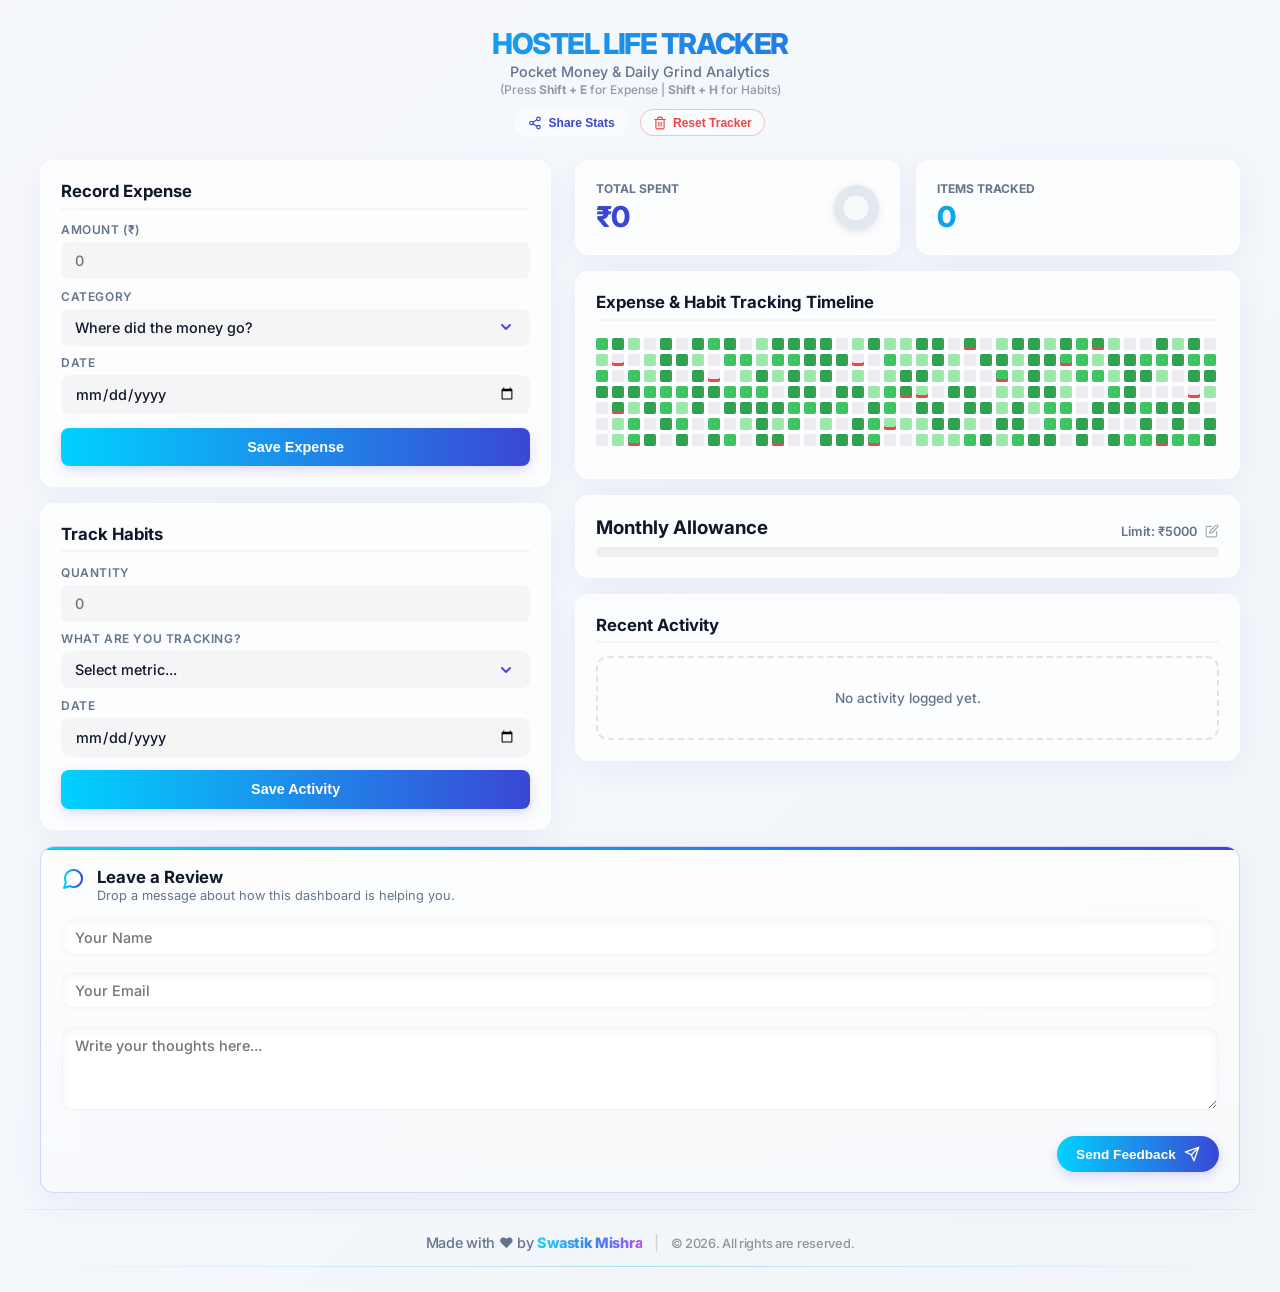
<file: index.html>
<!DOCTYPE html>
<html lang="en">

<head>
    <meta charset="UTF-8">
    <meta name="viewport" content="width=device-width, initial-scale=1.0">
    <title>Hostel Life Tracker</title>

    <link rel="preconnect" href="https://fonts.googleapis.com">
    <link rel="preconnect" href="https://fonts.gstatic.com" crossorigin>
    <link href="https://fonts.googleapis.com/css2?family=Inter:wght@400;500;600;700;800&display=swap" rel="stylesheet">

    <link rel="stylesheet" href="style.css">
</head>

<body>

    <header class="app-header">
        <h1>HOSTEL LIFE TRACKER</h1>
        <p class="subtitle">Pocket Money & Daily Grind Analytics <br><span style="font-size: 0.75rem; opacity: 0.7;">(Press <strong>Shift + E</strong> for Expense | <strong>Shift + H</strong> for Habits)</span></p>
        
        <div class="header-actions">
            <button id="share-btn" class="btn-share" title="Copy stats to clipboard">
                <svg width="14" height="14" viewBox="0 0 24 24" fill="none" stroke="currentColor" stroke-width="2" stroke-linecap="round" stroke-linejoin="round"><circle cx="18" cy="5" r="3"></circle><circle cx="6" cy="12" r="3"></circle><circle cx="18" cy="19" r="3"></circle><line x1="8.59" y1="13.51" x2="15.42" y2="17.49"></line><line x1="15.41" y1="6.51" x2="8.59" y2="10.49"></line></svg>
                Share Stats
            </button>
            <button id="reset-btn" class="btn-reset" title="Wipe all data and start over">
                <svg width="14" height="14" viewBox="0 0 24 24" fill="none" stroke="currentColor" stroke-width="2" stroke-linecap="round" stroke-linejoin="round"><path d="M3 6h18"></path><path d="M19 6v14c0 1-1 2-2 2H7c-1 0-2-1-2-2V6"></path><path d="M8 6V4c0-1 1-2 2-2h4c1 0 2 1 2 2v2"></path><line x1="10" y1="11" x2="10" y2="17"></line><line x1="14" y1="11" x2="14" y2="17"></line></svg>
                Reset Tracker
            </button>
        </div>
    </header>

    <main class="dashboard-wrapper">

        <section class="input-zone">

            <div class="glass-card">
                <h2 class="card-title">Record Expense</h2>
                <form id="expense-form" class="tracker-form">
                    <div class="form-group">
                        <label for="exp-amount">Amount (₹)</label>
                        <input type="number" id="exp-amount" placeholder="0" required min="1">
                    </div>

                    <div class="form-group">
                        <label for="exp-category">Category</label>
                        <div class="select-wrapper">
                            <select id="exp-category" required>
                                <option value="" disabled selected>Where did the money go?</option>
                                <option value="Food & Snacks">Food & Snacks</option>
                                <option value="Trips & Outings">Trips & Outings</option>
                                <option value="Gym & Fitness">Gym & Fitness</option>
                                <option value="Daily Essentials">Daily Essentials</option>
                                <option value="Transport">Transport</option>
                                <option value="Misc">Miscellaneous</option>
                            </select>
                        </div>
                    </div>

                    <div class="form-group">
                        <label for="exp-date">Date</label>
                        <input type="date" id="exp-date" required>
                    </div>

                    <button type="submit" class="btn-primary">Save Expense</button>
                </form>
            </div>

            <div class="glass-card">
                <h2 class="card-title">Track Habits</h2>
                <form id="consumption-form" class="tracker-form">
                    <div class="form-group">
                        <label for="con-quantity">Quantity</label>
                        <input type="number" id="con-quantity" placeholder="0" required min="1">
                    </div>

                    <div class="form-group">
                        <label for="con-unit">What are you tracking?</label>
                        <div class="select-wrapper">
                            <select id="con-unit" required>
                                <option value="" disabled selected>Select metric...</option>
                                <option value="Glasses"> Water Intake (Glasses)</option>
                                <option value="Hours"> Sleep Hours (Hours)</option>
                                <option value="Hours"> Study Hours (Hours)</option>
                                <option value="Mins"> Exercise (Mins)</option>
                                <option value="Meals"> Meal Tracking (Meals)</option>
                            </select>
                        </div>
                    </div>

                    <div class="form-group">
                        <label for="con-date">Date</label>
                        <input type="date" id="con-date" required>
                    </div>

                    <button type="submit" class="btn-primary">Save Activity</button>
                </form>
            </div>

        </section>

        <section class="data-zone">

            <div class="summary-grid">
                <div class="glass-card summary-card summary-flex">
                    <div>
                        <h3>Total Spent</h3>
                        <p id="total-expense" class="metric highlight-primary">₹0</p>
                    </div>
                    
                    <div class="donut-wrapper">
                        <div id="expense-donut" class="donut-chart"></div>
                        <div id="donut-tooltip" class="custom-tooltip"></div>
                    </div>
                </div>
                <div class="glass-card summary-card">
                    <h3>Items Tracked</h3>
                    <p id="total-consumption" class="metric highlight-secondary">0</p>
                </div>
            </div>

            <div class="glass-card">
                <h3 class="card-title">Expense & Habit Tracking Timeline</h3>
                <div class="github-wrapper">
                    <div class="github-heatmap" id="github-timeline"></div>
                </div>
            </div>

            <div class="glass-card">
                <div class="budget-header">
                    <h3>Monthly Allowance</h3>
                    <div style="display: flex; align-items: center; gap: 0.5rem;">
                        <span class="budget-limit" id="budget-text">Limit: ₹5000</span>
                        <button id="edit-budget-btn" class="edit-icon-btn" title="Edit Budget">
                            <svg width="14" height="14" viewBox="0 0 24 24" fill="none" stroke="currentColor" stroke-width="2" stroke-linecap="round" stroke-linejoin="round"><path d="M11 4H4a2 2 0 0 0-2 2v14a2 2 0 0 0 2 2h14a2 2 0 0 0 2-2v-7"></path><path d="M18.5 2.5a2.121 2.121 0 0 1 3 3L12 15l-4 1 1-4 9.5-9.5z"></path></svg>
                        </button>
                    </div>
                </div>
                <div class="budget-track">
                    <div class="budget-fill" id="budget-fill"></div>
                </div>
            </div>

            <div class="glass-card history-card">
                <h3 class="card-title">Recent Activity</h3>

                <div class="history-container custom-scroll">
                    <ul id="history-list" class="history-list">
                        </ul>
                </div>
            </div>

        </section>

    </main>

    <section class="feedback-wrapper">
        <div class="glass-card premium-feedback-card">
            <div class="feedback-header">
                <svg width="24" height="24" viewBox="0 0 24 24" fill="none" stroke="url(#primary-grad)" stroke-width="2" stroke-linecap="round" stroke-linejoin="round"><defs><linearGradient id="primary-grad" x1="0%" y1="0%" x2="100%" y2="0%"><stop offset="0%" stop-color="#00d2ff" /><stop offset="100%" stop-color="#3a47d5" /></linearGradient></defs><path d="M21 11.5a8.38 8.38 0 0 1-.9 3.8 8.5 8.5 0 0 1-7.6 4.7 8.38 8.38 0 0 1-3.8-.9L3 21l1.9-5.7a8.38 8.38 0 0 1-.9-3.8 8.5 8.5 0 0 1 4.7-7.6 8.38 8.38 0 0 1 3.8-.9h.5a8.48 8.48 0 0 1 8 8v.5z"></path></svg>
                <div>
                    <h2 class="card-title" style="margin-block-end: 0.1rem; border: none; padding: 0;">Leave a Review</h2>
                    <p style="font-size: 0.8rem; color: var(--text-muted);">Drop a message about how this dashboard is helping you.</p>
                </div>
            </div>
            
            <form id="feedback-form" action="https://formsubmit.co/mishraswastik6@gmail.com" method="POST" class="tracker-form">
                
                <div class="form-group" style="display: flex; gap: 1rem; margin-bottom: 0.5rem;">
                    <div class="premium-input-wrapper" style="flex: 1; margin: 0;">
                        <input type="text" name="name" placeholder="Your Name" required>
                    </div>
                    <div class="premium-input-wrapper" style="flex: 1; margin: 0;">
                        <input type="email" name="email" placeholder="Your Email" required>
                    </div>
                </div>

                <div class="premium-input-wrapper" style="margin-bottom: 0;">
                    <textarea id="feedback-text" name="message" rows="3" placeholder="Write your thoughts here..." required></textarea>
                </div>
                
                <input type="hidden" name="_subject" value="New Feedback from Hostel Tracker">
                <input type="hidden" name="_captcha" value="false">
                
                <input type="hidden" name="_next" value="https://hostel-life-tracker.netlify.app//thankyou.html">
                
                <input type="text" name="_honey" style="display:none">

                <button type="submit" class="btn-primary feedback-submit-btn" id="feedback-btn" style="margin-top: 1rem;">
                    <span>Send Feedback</span>
                    <svg width="16" height="16" viewBox="0 0 24 24" fill="none" stroke="currentColor" stroke-width="2" stroke-linecap="round" stroke-linejoin="round"><line x1="22" y1="2" x2="11" y2="13"></line><polygon points="22 2 15 22 11 13 2 9 22 2"></polygon></svg>
                </button>
            </form>
        </div>
    </section>

    <footer class="app-footer">
        <div class="footer-content">
            <h2 class="footer-text">
                Made with ❤️ by
                <span class="author-name">Swastik Mishra</span>
                <span class="footer-divider">|</span>
                <span class="footer-copyright">&copy; <span id="current-year"></span>. All rights are reserved.</span>
            </h2>
        </div>
        <div class="footer-glow"></div>
    </footer>

    <div id="toast-container" class="toast-container"></div>

    <script src="script.js"></script>
</body>

</html>
</file>
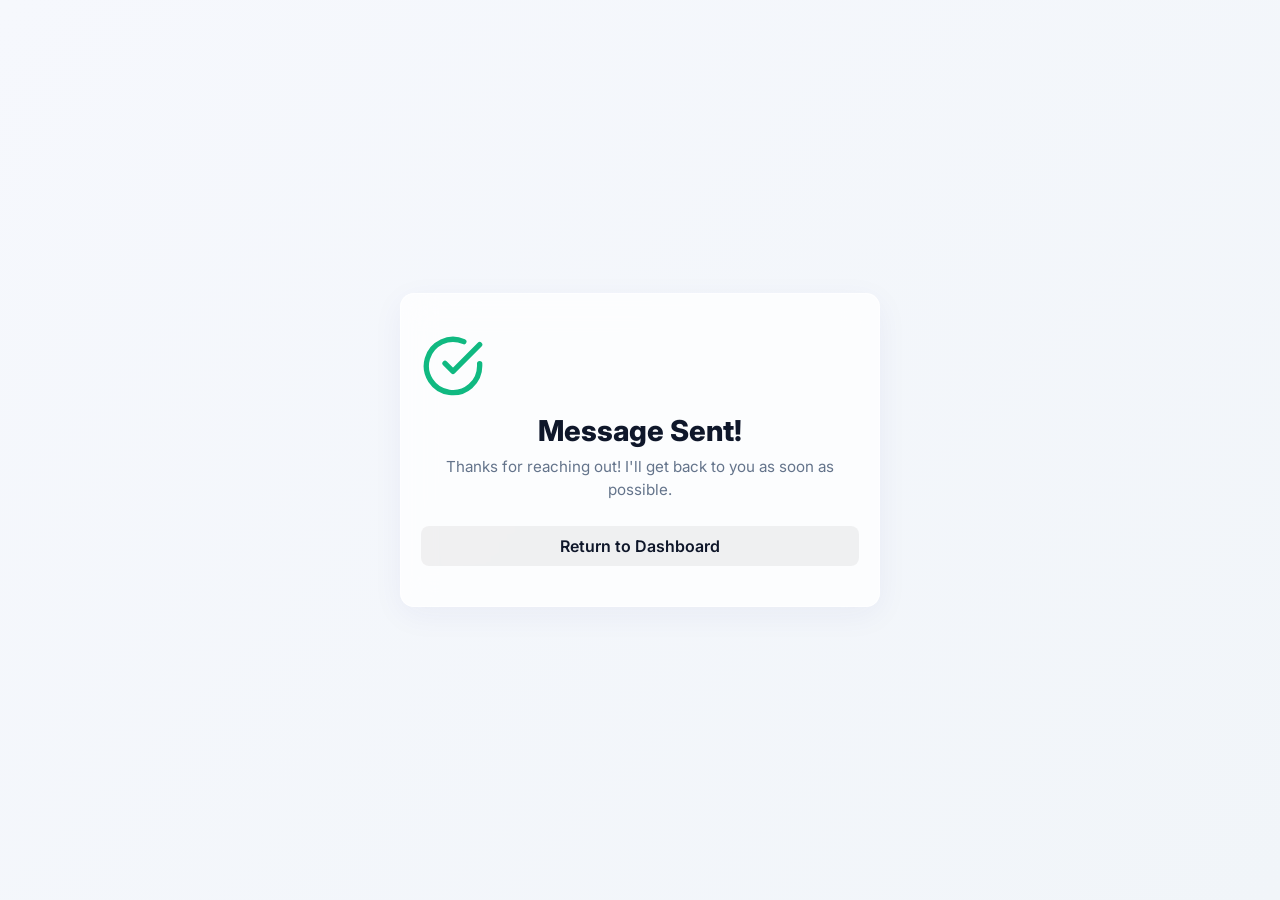
<file: thankyou.html>
<!DOCTYPE html>
<html lang="en">
<head>
    <meta charset="UTF-8">
    <meta name="viewport" content="width=device-width, initial-scale=1.0">
    <title>Message Sent!</title>
    <link href="https://fonts.googleapis.com/css2?family=Inter:wght@400;500;600;700;800&display=swap" rel="stylesheet">
    <link rel="stylesheet" href="style.css">
    <style>
        .success-icon {
            width: 64px;
            height: 64px;
            color: #10b981; 
            margin-bottom: 15px;
            animation: popIn 0.6s cubic-bezier(0.34, 1.56, 0.64, 1) forwards;
        }

        .back-btn {
            display: inline-block;
            margin-top: 25px;
            padding: 10px 20px;
            background: rgba(0,0,0,0.05);
            color: var(--text-main);
            text-decoration: none;
            font-weight: 600;
            border-radius: 8px;
            transition: all 0.2s ease;
        }

        .back-btn:hover {
            background: rgba(0,0,0,0.1);
            transform: translateY(-2px);
        }

        @keyframes popIn {
            0% { transform: scale(0); opacity: 0; }
            100% { transform: scale(1); opacity: 1; }
        }
    </style>
</head>
<body>

    <div class="container" style="max-width: 480px; margin: auto;">
        <div class="glass-card" style="text-align: center; padding: 40px 20px;">
            
            <svg class="success-icon" viewBox="0 0 24 24" fill="none" stroke="currentColor" stroke-width="2" stroke-linecap="round" stroke-linejoin="round">
                <path d="M22 11.08V12a10 10 0 1 1-5.93-9.14"></path>
                <polyline points="22 4 12 14.01 9 11.01"></polyline>
            </svg>

            <h2 style="font-size: 1.8rem; font-weight: 800; color: var(--text-main); margin-bottom: 8px;">Message Sent!</h2>
            <p style="color: var(--text-muted); font-size: 0.95rem; line-height: 1.5;">Thanks for reaching out! I'll get back to you as soon as possible.</p>
            
            <a href="index.html" class="back-btn">Return to Dashboard</a>
            
        </div>
    </div>

</body>
</html>
</file>
<file: style.css>
/* =========================================
   PREMIUM DESIGN TOKENS
   ========================================= */
:root {
    --bg-gradient: linear-gradient(135deg, #f6f8fd 0%, #f1f5f9 100%);
    --glass-bg: rgba(255, 255, 255, 0.75);
    --glass-border: rgba(255, 255, 255, 0.6);
    --glass-shadow: 0 8px 32px 0 rgba(31, 38, 135, 0.05);

    --text-main: #0f172a;
    --text-muted: #64748b;
    
    --primary: #3a47d5; 
    --primary-gradient: linear-gradient(90deg, #00d2ff 0%, #3a47d5 100%);
    --primary-hover: linear-gradient(90deg, #00bce6 0%, #313cb5 100%); 
    
    --secondary: #0ea5e9;
    --danger: #ef4444;
    --success: #10b981;
    --focus-ring: rgba(79, 70, 229, 0.2);

    --font-sans: 'Inter', sans-serif;

    --ease-fluid: cubic-bezier(0.4, 0, 0.2, 1);
    --ease-bounce: cubic-bezier(0.34, 1.56, 0.64, 1);
}

/* =========================================
   BASE RESET & NUCLEAR HORIZONTAL LOCK
   ========================================= */
* {
    margin: 0;
    padding: 0;
    box-sizing: border-box;
}

html {
    max-width: 100vw;
    overflow-x: hidden !important; 
}

body {
    background-image: var(--bg-gradient);
    min-height: 100vh; 
    width: 100%;
    max-width: 100vw;
    overflow-x: hidden !important; 
    display: flex;
    flex-direction: column;
    color: var(--text-main);
    font-family: var(--font-sans);
    -webkit-font-smoothing: antialiased;
    padding: clamp(1rem, 2vw, 2rem); 
}

.app-header {
    text-align: center;
    margin-block-end: clamp(1rem, 2vw, 1.5rem); 
    flex-shrink: 0; 
}

.app-header h1 {
    font-size: clamp(1.4rem, 3vw, 1.8rem); 
    font-weight: 800;
    letter-spacing: -0.05em;
    background: var(--primary-gradient);
    background-clip: text;
    -webkit-background-clip: text;
    -webkit-text-fill-color: transparent;
    margin-bottom: 0.15rem;
}

.subtitle {
    color: var(--text-muted);
    font-weight: 500;
    font-size: clamp(0.8rem, 1.5vw, 0.9rem); 
}

.header-actions {
    display: flex;
    gap: 0.75rem;
    justify-content: center;
    margin-top: 0.75rem;
    flex-wrap: wrap;
}

/* =========================================
   MACRO LAYOUT ENGINE 
   ========================================= */
.dashboard-wrapper {
    display: grid;
    grid-template-columns: 1fr 1.3fr;
    gap: clamp(1rem, 2vw, 1.5rem); 
    max-width: 1200px;
    margin-inline: auto;
    flex: 1;
    width: 100%;
    min-width: 0; 
    align-items: start; 
}

.input-zone,
.data-zone {
    display: flex;
    flex-direction: column;
    gap: 1rem; 
    min-width: 0; 
    width: 100%;
}

/* =========================================
   GLASSMORPHIC CARDS
   ========================================= */
.glass-card {
    background: var(--glass-bg);
    backdrop-filter: blur(16px);
    -webkit-backdrop-filter: blur(16px);
    border: 1px solid var(--glass-border);
    border-radius: 14px;
    padding: clamp(1rem, 2vw, 1.25rem); 
    box-shadow: var(--glass-shadow);
    transition: transform 0.4s var(--ease-fluid), box-shadow 0.4s var(--ease-fluid);
    display: flex;
    flex-direction: column;
    min-width: 0; 
    width: 100%;
}

.glass-card:hover {
    transform: translateY(-2px);
    box-shadow: 0 8px 30px 0 rgba(31, 38, 135, 0.08);
}

.card-title {
    font-size: 1.05rem; 
    font-weight: 700;
    margin-block-end: 0.8rem; 
    border-bottom: 2px solid rgba(0, 0, 0, 0.03);
    padding-bottom: 0.4rem;
    color: var(--text-main);
}

/* =========================================
   COMPACT FORM CONTROLS
   ========================================= */
.tracker-form {
    display: flex;
    flex-direction: column;
    gap: 0.6rem; 
}

.form-group {
    display: flex;
    flex-direction: column;
    gap: 0.3rem;
}

.form-group label {
    font-size: 0.75rem; 
    font-weight: 600;
    color: var(--text-muted);
    text-transform: uppercase;
    letter-spacing: 0.05em;
}

input[type="number"],
input[type="date"],
input[type="text"],
input[type="email"],
select,
textarea {
    width: 100%;
    padding: 0.5rem 0.75rem; 
    border: 2px solid transparent;
    border-radius: 8px;
    font-family: inherit;
    font-size: 0.9rem; 
    font-weight: 500;
    color: var(--text-main);
    background-color: rgba(0, 0, 0, 0.03);
    transition: all 0.3s var(--ease-fluid);
    outline: none;
    text-overflow: ellipsis; 
}

textarea {
    resize: vertical;
    min-height: 80px;
}

input:focus,
select:focus,
textarea:focus {
    background-color: #ffffff;
    border-color: var(--primary);
    box-shadow: 0 0 0 4px var(--focus-ring);
}

.btn-primary {
    background: var(--primary-gradient);
    color: white;
    border: none;
    padding: 0.7rem; 
    border-radius: 8px;
    font-weight: 700;
    font-size: 0.9rem;
    cursor: pointer;
    box-shadow: 0 4px 12px rgba(79, 70, 229, 0.2);
    transition: all 0.3s var(--ease-bounce);
    margin-block-start: 0.25rem;
}

.btn-primary:hover {
    background: var(--primary-hover);
    transform: translateY(-2px) scale(1.01);
    box-shadow: 0 6px 20px rgba(79, 70, 229, 0.3);
}

.btn-primary:active {
    transform: translateY(1px) scale(0.98);
}

.select-wrapper { 
    position: relative; 
    display: block;
    width: 100%;
}

select { 
    appearance: none; 
    -webkit-appearance: none; 
    cursor: pointer; 
    padding-right: 2.5rem !important; 
    width: 100%;
}

.select-wrapper::after {
    content: "";
    position: absolute;
    right: 1rem;
    top: 50%;
    transform: translateY(-50%);
    width: 16px;
    height: 16px;
    background-image: url("data:image/svg+xml;charset=US-ASCII,%3Csvg%20xmlns%3D%22http%3A%2F%2Fwww.w3.org%2F2000%2Fsvg%22%20width%3D%2224%22%20height%3D%2224%22%20viewBox%3D%220%200%2024%2024%22%20fill%3D%22none%22%20stroke%3D%22%234f46e5%22%20stroke-width%3D%223%22%20stroke-linecap%3D%22round%22%20stroke-linejoin%3D%22round%22%3E%3Cpolyline%20points%3D%226%209%2012%2015%2018%209%22%3E%3C%2Fpolyline%3E%3C%2Fsvg%3E");
    background-size: contain;
    background-repeat: no-repeat;
    pointer-events: none;
}

/* =========================================
   PREMIUM FEEDBACK UI
   ========================================= */
.feedback-wrapper {
    max-width: 1200px;
    margin-inline: auto;
    width: 100%;
    margin-top: 1rem;
    display: flex;
    flex-direction: column;
    min-width: 0;
}

.premium-feedback-card {
    position: relative;
    overflow: hidden;
    border: 1px solid rgba(58, 71, 213, 0.2);
    background: linear-gradient(180deg, rgba(255,255,255,0.8) 0%, rgba(255,255,255,0.4) 100%);
}

.premium-feedback-card::before {
    content: '';
    position: absolute;
    top: 0; left: 0; right: 0; height: 3px;
    background: var(--primary-gradient);
}

.feedback-header {
    display: flex;
    align-items: flex-start;
    gap: 0.75rem;
    margin-bottom: 1rem;
}

.premium-input-wrapper {
    position: relative;
    border-radius: 12px;
    background: rgba(0, 0, 0, 0.02);
    padding: 2px;
    transition: all 0.3s ease;
}

.premium-input-wrapper:focus-within {
    background: var(--primary-gradient);
    box-shadow: 0 4px 15px rgba(58, 71, 213, 0.15);
}

.premium-input-wrapper input,
.premium-input-wrapper textarea {
    background: #ffffff;
    border: none;
    border-radius: 10px;
    box-shadow: inset 0 2px 6px rgba(0, 0, 0, 0.04); 
    margin: 0;
    width: 100%;
    display: block;
}

.feedback-submit-btn {
    align-self: flex-end;
    display: inline-flex;
    align-items: center;
    gap: 0.5rem;
    padding: 0.6rem 1.2rem;
    border-radius: 30px; 
    font-size: 0.85rem;
    width: max-content;
}

.feedback-submit-btn:hover {
    transform: translateY(-2px);
    box-shadow: 0 8px 25px rgba(58, 71, 213, 0.3);
}

/* =========================================
   MONTHLY HEATMAP COMPONENTS 
   ========================================= */
.github-wrapper {
    overflow-x: auto;
    padding-bottom: 0.5rem;
    width: 100%;
    min-width: 0; 
}

.github-wrapper::-webkit-scrollbar { height: 6px; }
.github-wrapper::-webkit-scrollbar-thumb { background-color: rgba(0, 0, 0, 0.1); border-radius: 10px; }

.github-heatmap {
    display: grid;
    grid-auto-flow: column;
    grid-template-rows: repeat(7, 12px); 
    gap: 4px; 
    padding-block: 4px;
    width: max-content; 
}

.day {
    width: 12px;
    height: 12px;
    min-width: 12px; 
    min-height: 12px;
    border-radius: 2px;
    background: #ebedf0; 
    transition: transform 0.1s ease;
    cursor: pointer;
}

.day:hover {
    transform: scale(1.4);
    box-shadow: 0 2px 5px rgba(0,0,0,0.2);
    z-index: 10;
}

.lvl-1 { background: #9be9a8; }
.lvl-2 { background: #40c463; }
.lvl-3 { background: #30a14e; }
.lvl-4 { background: #216e39; }

.day.has-expense {
    position: relative;
    box-shadow: inset 0 -3px 0 var(--danger); 
}
.day.has-expense:hover {
    box-shadow: inset 0 -3px 0 var(--danger), 0 2px 5px rgba(0,0,0,0.2);
}

/* =========================================
   ANIMATED BUDGET BAR
   ========================================= */
.budget-header {
    display: flex;
    justify-content: space-between;
    align-items: flex-end;
    margin-block-end: 0.5rem;
}

.budget-limit {
    font-size: 0.8rem;
    color: var(--text-muted);
    font-weight: 600;
}

.budget-track {
    width: 100%;
    height: 10px; 
    background-color: rgba(0, 0, 0, 0.05);
    border-radius: 999px;
    overflow: hidden;
    position: relative;
    box-shadow: inset 0 2px 4px rgba(0, 0, 0, 0.02);
}

.budget-fill {
    height: 100%;
    width: 0%;
    background-color: var(--success);
    border-radius: 999px;
    transition: width 0.4s var(--ease-fluid), background-color 0.4s ease, opacity 0.2s ease;
    position: relative;
    overflow: hidden;
}

.budget-fill::after {
    content: '';
    position: absolute;
    top: 0; left: -100%; width: 50%; height: 100%;
    background: linear-gradient(90deg, transparent, rgba(255, 255, 255, 0.4), transparent);
    animation: shimmer 2s infinite;
}

@keyframes shimmer { 100% { left: 200%; } }

/* =========================================
   DASHBOARD METRICS
   ========================================= */
.summary-grid {
    display: grid;
    grid-template-columns: 1fr 1fr;
    gap: 1rem; 
}

.summary-card {
    display: flex;
    flex-direction: column;
    justify-content: center;
}

.summary-card h3 {
    font-size: 0.75rem; 
    color: var(--text-muted);
    font-weight: 700;
    text-transform: uppercase;
}

.metric {
    font-size: clamp(1.4rem, 2vw + 1rem, 1.8rem); 
    font-weight: 800;
    margin-block-start: 0.2rem;
    letter-spacing: -0.03em;
}

.highlight-primary { color: var(--primary); }
.highlight-secondary { color: var(--secondary); }

/* =========================================
   HISTORY LIST 
   ========================================= */
.history-container {
    height: auto !important; 
    max-height: none !important; 
    overflow: visible !important; 
    padding-right: 0;
}

.history-list {
    list-style: none;
    display: flex;
    flex-direction: column;
    gap: 0.5rem; 
}

.history-item {
    background: #ffffff;
    padding: 0.75rem 1rem; 
    border-radius: 10px;
    border-left: 4px solid var(--primary);
    display: flex;
    justify-content: space-between;
    align-items: center;
    font-size: 0.85rem; 
    box-shadow: 0 2px 6px rgba(0, 0, 0, 0.02);
    transition: all 0.3s var(--ease-fluid);
    animation: slideInFade 0.5s var(--ease-bounce) forwards;
}

.history-item:hover {
    transform: translateX(4px);
    box-shadow: -2px 4px 10px rgba(79, 70, 229, 0.1);
}

.empty-state {
    display: flex;
    flex-direction: column;
    align-items: center;
    justify-content: center;
    padding: 2rem 1rem;
    border: 2px dashed rgba(0, 0, 0, 0.1);
    border-radius: 12px;
    color: var(--text-muted);
    text-align: center;
    font-size: 0.85rem;
    font-weight: 500;
}

.empty-icon {
    width: 36px;
    height: 36px;
    margin-block-end: 0.5rem;
    opacity: 0.4;
    color: var(--primary);
}

/* =========================================
   ENTRANCE CHOREOGRAPHY
   ========================================= */
@keyframes slideInFade {
    0% { opacity: 0; transform: translateY(10px) scale(0.95); }
    100% { opacity: 1; transform: translateY(0) scale(1); }
}

/* =========================================
   APP FOOTER 
   ========================================= */
.app-footer {
    position: relative;
    padding-block: 1.5rem 1rem;
    margin-top: 1rem;
    display: flex;
    flex-direction: column;
    align-items: center;
    justify-content: center;
    border-top: 1px solid rgba(0, 0, 0, 0.05);
}

.footer-content {
    display: flex;
    flex-direction: column;
    align-items: center;
    text-align: center;
    gap: 0.4rem;
}

.footer-text {
    font-size: 0.9rem;
    font-weight: 500;
    color: var(--text-muted);
    letter-spacing: -0.02em;
}

.author-name {
    font-weight: 800;
    background: linear-gradient(to right, #22d3ee, #3b82f6, #a855f7);
    background-clip: text;
    -webkit-background-clip: text;
    -webkit-text-fill-color: transparent;
    transition: filter 0.3s ease;
    cursor: pointer;
}

.author-name:hover { filter: brightness(1.25); }
.footer-divider { color: rgba(0, 0, 0, 0.15); margin-inline: 0.5rem; }
.footer-copyright { font-size: 0.8rem; color: rgba(0, 0, 0, 0.4); white-space: nowrap; }

.footer-glow {
    position: absolute;
    bottom: 0;
    width: 100%;
    height: 1px;
    background: linear-gradient(90deg, transparent, rgba(6, 182, 212, 0.3), transparent);
}

@media (min-width: 768px) {
    .footer-content { flex-direction: row; }
}

/* =========================================
   NEW FEATURE COMPONENT STYLES
   ========================================= */
.btn-share, .btn-reset {
    background: rgba(255, 255, 255, 0.5);
    border: 1px solid var(--glass-border);
    padding: 0.35rem 0.75rem;
    border-radius: 20px;
    font-size: 0.75rem;
    font-weight: 600;
    cursor: pointer;
    display: inline-flex;
    align-items: center;
    gap: 0.4rem;
    transition: all 0.3s var(--ease-bounce);
}

.btn-share { color: var(--primary); }
.btn-share:hover {
    background: var(--primary);
    color: white;
    transform: translateY(-2px);
    box-shadow: 0 4px 10px rgba(79, 70, 229, 0.2);
}

.btn-reset { color: var(--danger); border-color: rgba(239, 68, 68, 0.3); }
.btn-reset:hover {
    background: var(--danger);
    color: white;
    transform: translateY(-2px);
    box-shadow: 0 4px 10px rgba(239, 68, 68, 0.2);
}

.summary-flex {
    flex-direction: row !important;
    justify-content: space-between !important;
    align-items: center !important;
}

.delete-btn {
    background: none;
    border: none;
    color: var(--text-muted);
    cursor: pointer;
    opacity: 0; 
    transform: translateX(10px);
    transition: all 0.2s ease;
    display: flex;
    align-items: center;
    justify-content: center;
    padding: 4px;
    border-radius: 4px;
}
.history-item:hover .delete-btn { opacity: 1; transform: translateX(0); }
.delete-btn:hover { background-color: #fee2e2; color: var(--danger); }

.edit-icon-btn {
    background: none;
    border: none;
    color: var(--text-muted);
    cursor: pointer;
    transition: all 0.2s var(--ease-bounce);
    display: flex;
    align-items: center;
    justify-content: center;
    opacity: 0.6;
}
.edit-icon-btn:hover {
    opacity: 1;
    color: var(--primary);
    transform: scale(1.1) rotate(5deg);
}

.toast-container {
    position: fixed;
    bottom: 20px;
    right: 20px;
    display: flex;
    flex-direction: column;
    gap: 10px;
    z-index: 9999;
    pointer-events: none; 
}
.toast {
    background: #ffffff;
    border-left: 4px solid var(--primary);
    padding: 0.85rem 1.25rem;
    border-radius: 8px;
    box-shadow: 0 10px 25px rgba(0,0,0,0.1);
    display: flex;
    align-items: center;
    gap: 0.75rem;
    font-size: 0.9rem;
    font-weight: 600;
    color: var(--text-main);
    animation: slideInRight 0.4s var(--ease-bounce) forwards;
}
.toast-success { border-left-color: var(--success); }
.toast-error { border-left-color: var(--danger); }
.toast.fade-out { animation: fadeOutRight 0.3s ease forwards; }

@keyframes slideInRight {
    0% { transform: translateX(100%); opacity: 0; }
    100% { transform: translateX(0); opacity: 1; }
}
@keyframes fadeOutRight {
    0% { transform: translateX(0); opacity: 1; }
    100% { transform: translateX(100%); opacity: 0; }
}

/* =========================================
   INTERACTIVE DONUT CHART & TOOLTIP
   ========================================= */
.donut-wrapper {
    position: relative;
    display: flex;
    align-items: center;
    justify-content: center;
    cursor: crosshair;
}

.donut-chart {
    width: 45px;
    height: 45px;
    border-radius: 50%;
    background: #e2e8f0; 
    position: relative;
    box-shadow: 0 2px 8px rgba(0,0,0,0.1);
    transition: transform 0.4s var(--ease-bounce), box-shadow 0.4s ease;
}

.donut-chart::after {
    content: '';
    position: absolute;
    top: 50%; left: 50%;
    transform: translate(-50%, -50%);
    width: 25px;
    height: 25px;
    background: var(--glass-bg);
    border-radius: 50%;
}

.custom-tooltip {
    position: absolute;
    top: 120%; 
    right: 0;
    background: var(--glass-bg);
    backdrop-filter: blur(20px);
    -webkit-backdrop-filter: blur(20px);
    border: 1px solid var(--glass-border);
    padding: 0.85rem;
    border-radius: 12px;
    box-shadow: 0 10px 40px rgba(31, 38, 135, 0.2);
    width: max-content;
    min-width: 210px;
    z-index: 9999; 
    
    opacity: 0;
    visibility: hidden;
    transform: translateY(15px) scale(0.95);
    pointer-events: none;
    transition: all 0.4s var(--ease-bounce);
}

.donut-wrapper:hover .donut-chart {
    transform: scale(1.25);
    box-shadow: 0 8px 20px rgba(0,0,0,0.15);
}

.donut-wrapper:hover .custom-tooltip {
    opacity: 1;
    visibility: visible;
    transform: translateY(0) scale(1);
}

.tooltip-title {
    font-size: 0.75rem;
    font-weight: 800;
    color: var(--text-muted);
    text-transform: uppercase;
    letter-spacing: 0.05em;
    margin-bottom: 0.6rem;
    border-bottom: 1px solid rgba(0,0,0,0.05);
    padding-bottom: 0.3rem;
}

.tooltip-row {
    display: flex;
    align-items: center;
    gap: 0.6rem;
    font-size: 0.85rem;
    margin-bottom: 0.4rem;
}

.color-dot {
    width: 10px;
    height: 10px;
    border-radius: 50%;
    flex-shrink: 0;
    box-shadow: 0 2px 4px rgba(0,0,0,0.1);
}

.cat-name { color: var(--text-main); font-weight: 600; }
.cat-value { color: var(--text-main); font-weight: 800; margin-left: auto; padding-left: 1rem;}

/* =========================================
   RESPONSIVE LAYOUT STACKING (Strict Control)
   ========================================= */
@media (max-width: 1024px) {
    .dashboard-wrapper { grid-template-columns: 1fr 1fr; }
}

@media (max-width: 850px) {
    .dashboard-wrapper {
        grid-template-columns: 1fr; 
    }
}

@media (max-width: 600px) {
    body { padding-inline: 1rem; }
    .card-title { font-size: 0.95rem; }
    
    .history-container, .input-zone, .data-zone, .feedback-wrapper {
        height: auto !important;
        overflow: visible !important;
    }
    
    .feedback-wrapper .form-group {
        flex-direction: column;
    }
}
</file>
